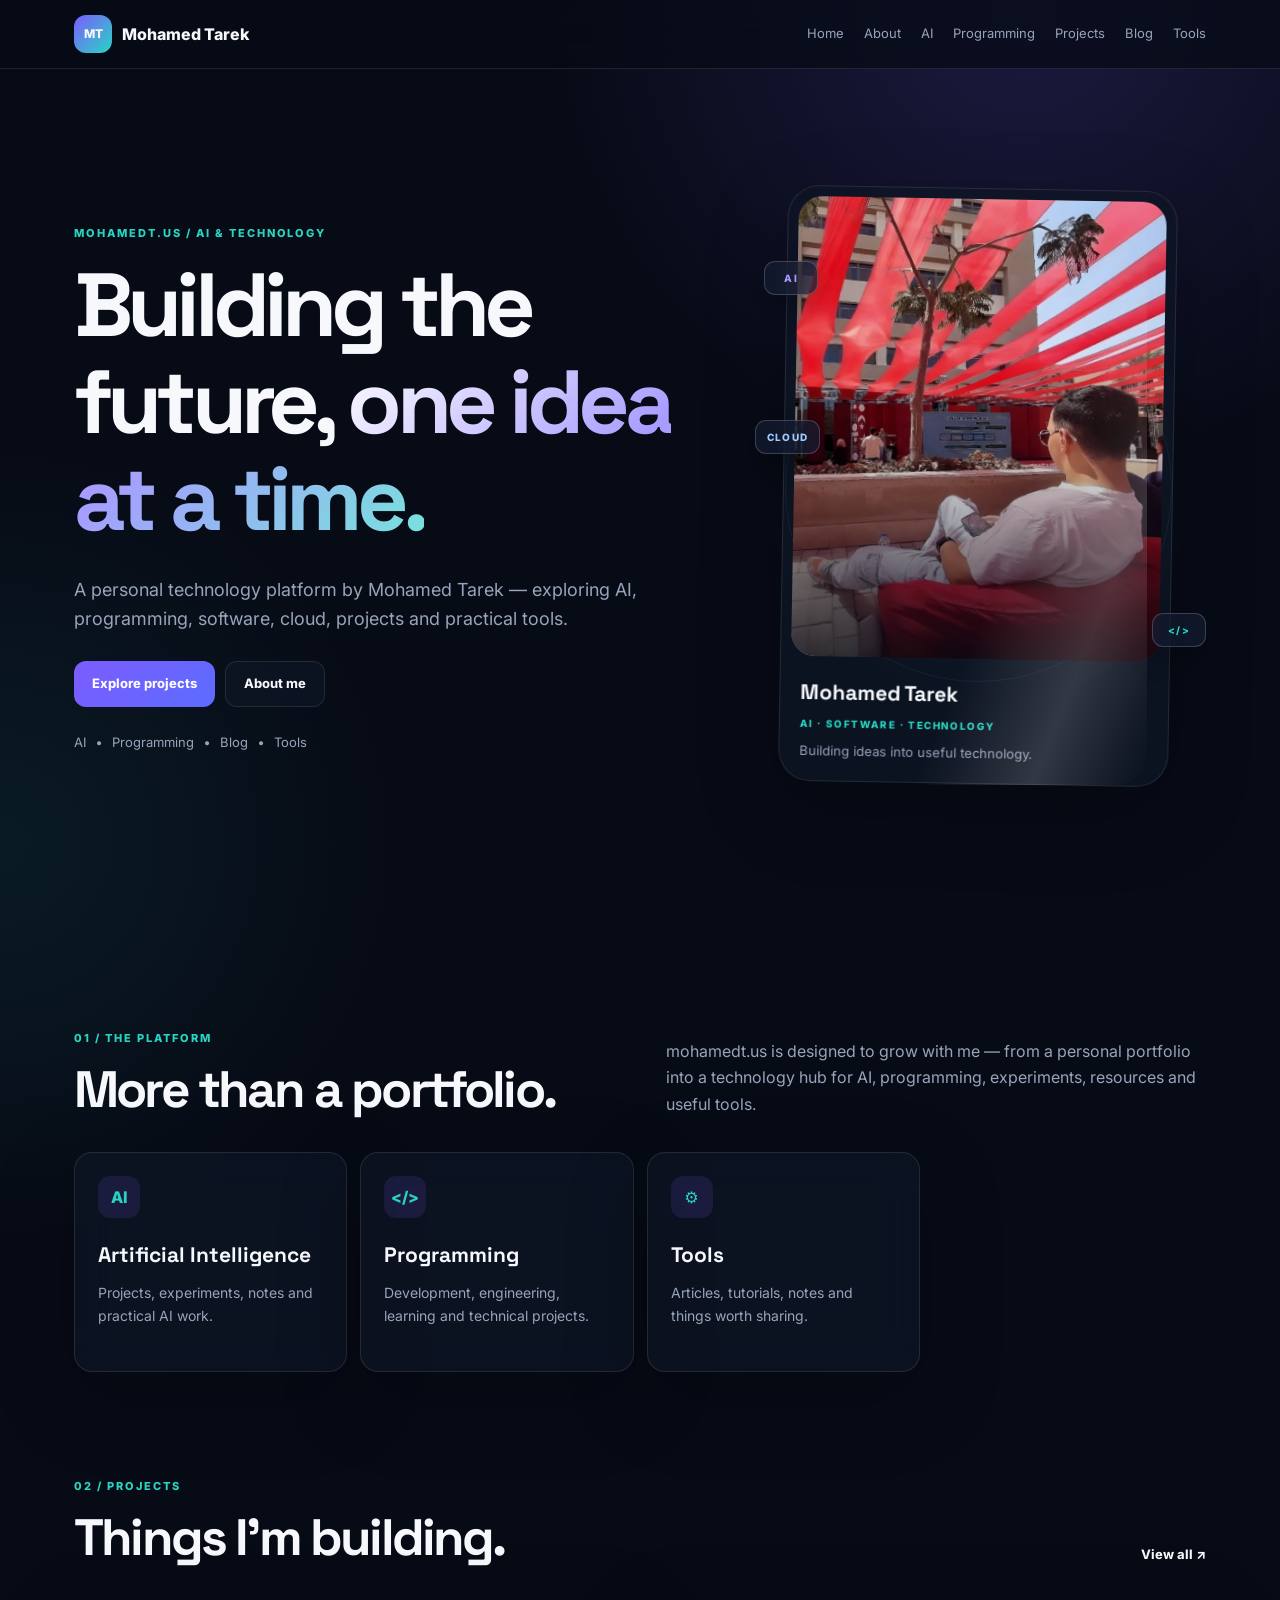
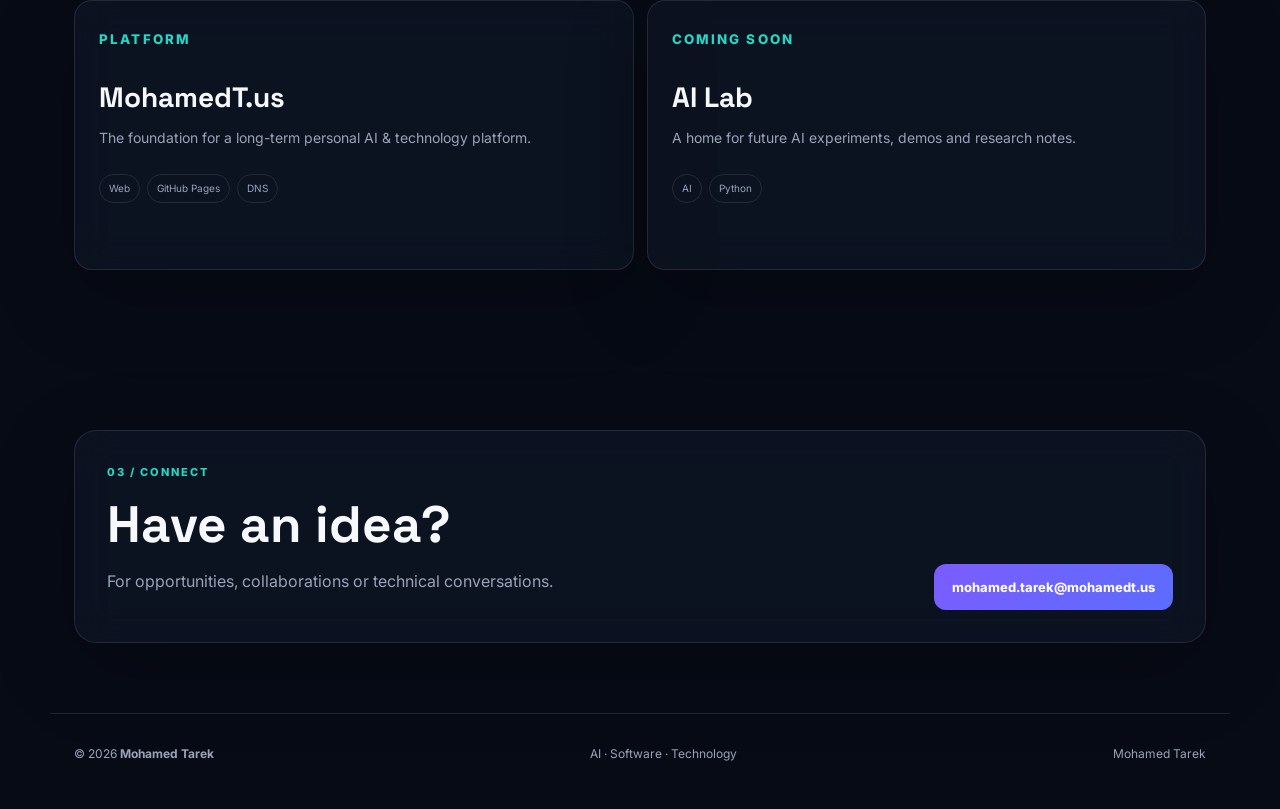
<file: index.html>
<!doctype html>
<html lang="en">
  <head>
    <meta charset="utf-8" />
    <meta name="viewport" content="width=device-width,initial-scale=1" />
    <meta
      name="description"
      content="Mohamed Tarek — AI, programming, software and technology platform."
    />
    <title>Mohamed Tarek — AI & Technology</title>
    <link rel="stylesheet" href="assets/css/main.css" />
    <link rel="preconnect" href="https://fonts.googleapis.com" />
    <link
      href="https://fonts.googleapis.com/css2?family=Inter:wght@400;600;700;800&family=Space+Grotesk:wght@500;600;700&display=swap"
      rel="stylesheet"
    />
  </head>

  <body>
    <div id="site-header"></div>
    <main>
      <section class="hero container">
        <div>
          <div class="eyebrow">MOHAMEDT.US / AI & TECHNOLOGY</div>
          <h1>Building the future, <span>one idea at a time.</span></h1>
          <p class="lead">
            A personal technology platform by Mohamed Tarek — exploring AI,
            programming, software, cloud, projects and practical tools.
          </p>
          <div class="actions">
            <a class="btn primary" href="#projects">Explore projects</a
            ><a class="btn secondary" href="pages/about.html">About me</a>
          </div>
          <div class="quick-links">
            <a href="pages/ai.html">AI</a><b>•</b
            ><a href="pages/programming.html">Programming</a><b>•</b
            ><a href="pages/blog.html">Blog</a><b>•</b
            ><a href="pages/tools.html">Tools</a>
          </div>
        </div>
        <div class="profile-showcase" aria-label="Mohamed Tarek profile">
          <div
            class="profile-ring profile-ring-primary"
            aria-hidden="true"
          ></div>
          <div
            class="profile-ring profile-ring-secondary"
            aria-hidden="true"
          ></div>
          <span class="profile-badge profile-badge-ai" aria-hidden="true"
            >AI</span
          >
          <span class="profile-badge profile-badge-code" aria-hidden="true"
            >&lt;/&gt;</span
          >
          <span class="profile-badge profile-badge-cloud" aria-hidden="true"
            >CLOUD</span
          >
          <figure class="profile-card glass">
            <div class="profile-image-wrap">
              <img src="assets/images/profile.png" alt="Mohamed Tarek" />
            </div>
            <figcaption class="profile-caption">
              <strong>Mohamed Tarek</strong>
              <span>AI · SOFTWARE · TECHNOLOGY</span>
              <p>Building ideas into useful technology.</p>
            </figcaption>
          </figure>
        </div>
      </section>
      <section class="section container">
        <div class="section-title">
          <div>
            <div class="eyebrow">01 / THE PLATFORM</div>
            <h2>More than a portfolio.</h2>
          </div>
          <p>
            mohamedt.us is designed to grow with me — from a personal portfolio
            into a technology hub for AI, programming, experiments, resources
            and useful tools.
          </p>
        </div>
        <div class="feature-grid">
          <a class="feature glass" href="pages/ai.html"
            ><i>AI</i>
            <h3>Artificial Intelligence</h3>
            <p>Projects, experiments, notes and practical AI work.</p> </a
          ><a class="feature glass" href="pages/programming.html"
            ><i>&lt;/&gt;</i>
            <h3>Programming</h3>
            <p>
              Development, engineering, learning and technical projects.
            </p> </a
          ><a class="feature glass" href="pages/tools.html"
            ><i>⚙</i>
            <h3>Tools</h3>
            <p>Articles, tutorials, notes and things worth sharing.</p>
          </a>
        </div>
      </section>
      <section class="section container" id="projects">
        <div class="section-title">
          <div>
            <div class="eyebrow">02 / PROJECTS</div>
            <h2>Things I'm building.</h2>
          </div>
          <a class="text-link" href="pages/projects.html">View all ↗</a>
        </div>
        <div class="project-grid">
          <article class="project glass">
            <small>PLATFORM</small>
            <h3>MohamedT.us</h3>
            <p>
              The foundation for a long-term personal AI & technology platform.
            </p>
            <div class="chips">
              <span>Web</span><span>GitHub Pages</span><span>DNS</span>
            </div>
          </article>
          <article class="project glass">
            <small>COMING SOON</small>
            <h3>AI Lab</h3>
            <p>A home for future AI experiments, demos and research notes.</p>
            <div class="chips"><span>AI</span><span>Python</span></div>
          </article>
        </div>
      </section>
      <section class="section container">
        <div class="cta glass">
          <div>
            <div class="eyebrow">03 / CONNECT</div>
            <h2>Have an idea?</h2>
            <p>For opportunities, collaborations or technical conversations.</p>
          </div>
          <a class="btn primary" href="mailto:mohamed.tarek@mohamedt.us"
            >mohamed.tarek@mohamedt.us</a
          >
        </div>
      </section>
    </main>
    <div id="site-footer"></div>
    <script src="assets/js/site.js"></script>
  </body>
</html>
</file>
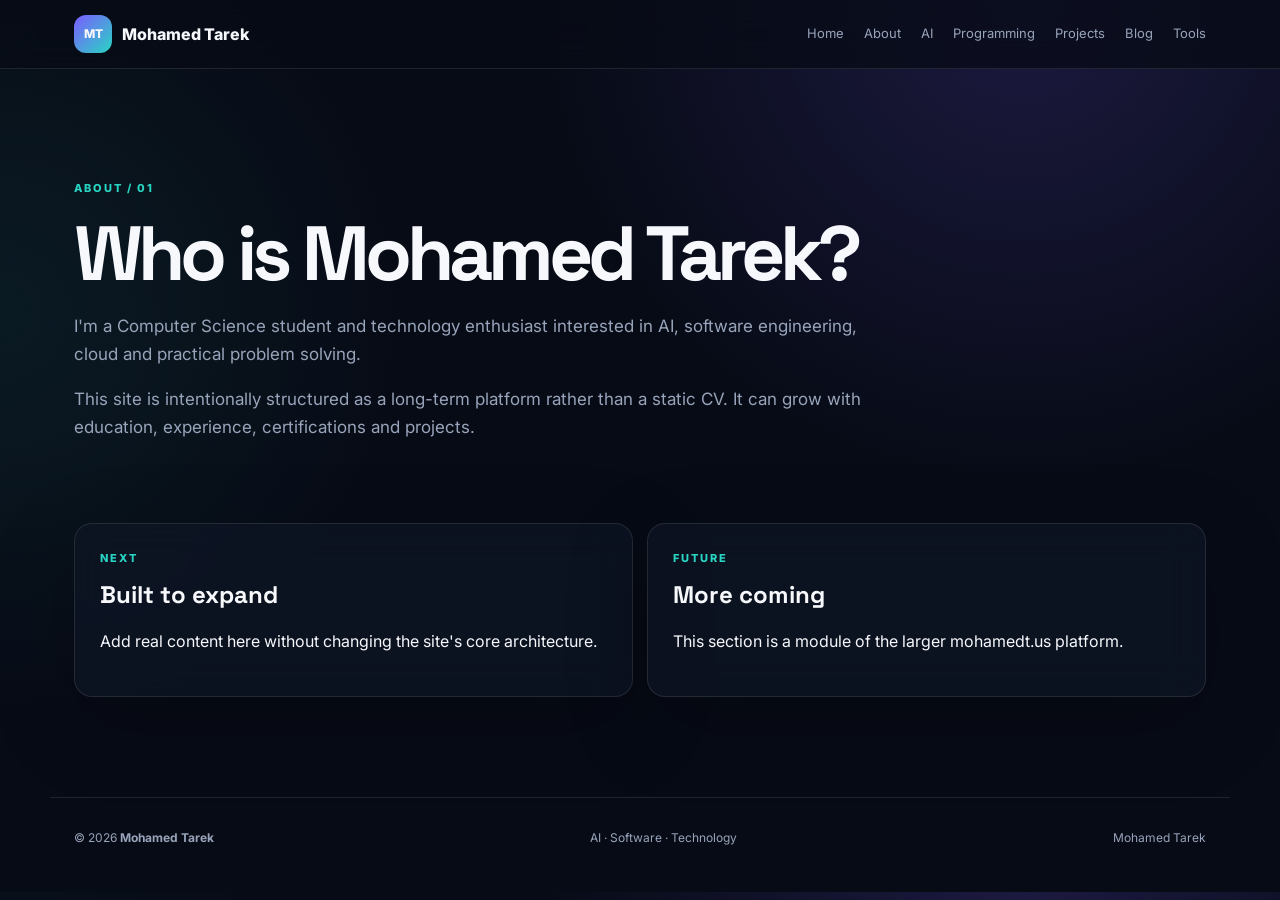
<file: pages/about.html>
<!doctype html><html lang="en"><head><meta charset="utf-8"><meta name="viewport" content="width=device-width,initial-scale=1"><title>Who is Mohamed Tarek? — MohamedT.us</title><link rel="stylesheet" href="../assets/css/main.css"><link rel="preconnect" href="https://fonts.googleapis.com"><link href="https://fonts.googleapis.com/css2?family=Inter:wght@400;600;700;800&family=Space+Grotesk:wght@500;600;700&display=swap" rel="stylesheet"></head><body><div id="site-header"></div><main><section class="page-hero container"><div class="eyebrow">ABOUT / 01</div><h1>Who is Mohamed Tarek?</h1><div class="content"><p>I'm a Computer Science student and technology enthusiast interested in AI, software engineering, cloud and practical problem solving.</p><p>This site is intentionally structured as a long-term platform rather than a static CV. It can grow with education, experience, certifications and projects.</p></div></section><section class="container content-grid"><div class="content-card glass"><div class="eyebrow">NEXT</div><h2>Built to expand</h2><p>Add real content here without changing the site's core architecture.</p></div><div class="content-card glass"><div class="eyebrow">FUTURE</div><h2>More coming</h2><p>This section is a module of the larger mohamedt.us platform.</p></div></section></main><div id="site-footer"></div><script src="../assets/js/site.js"></script></body></html>
</file>
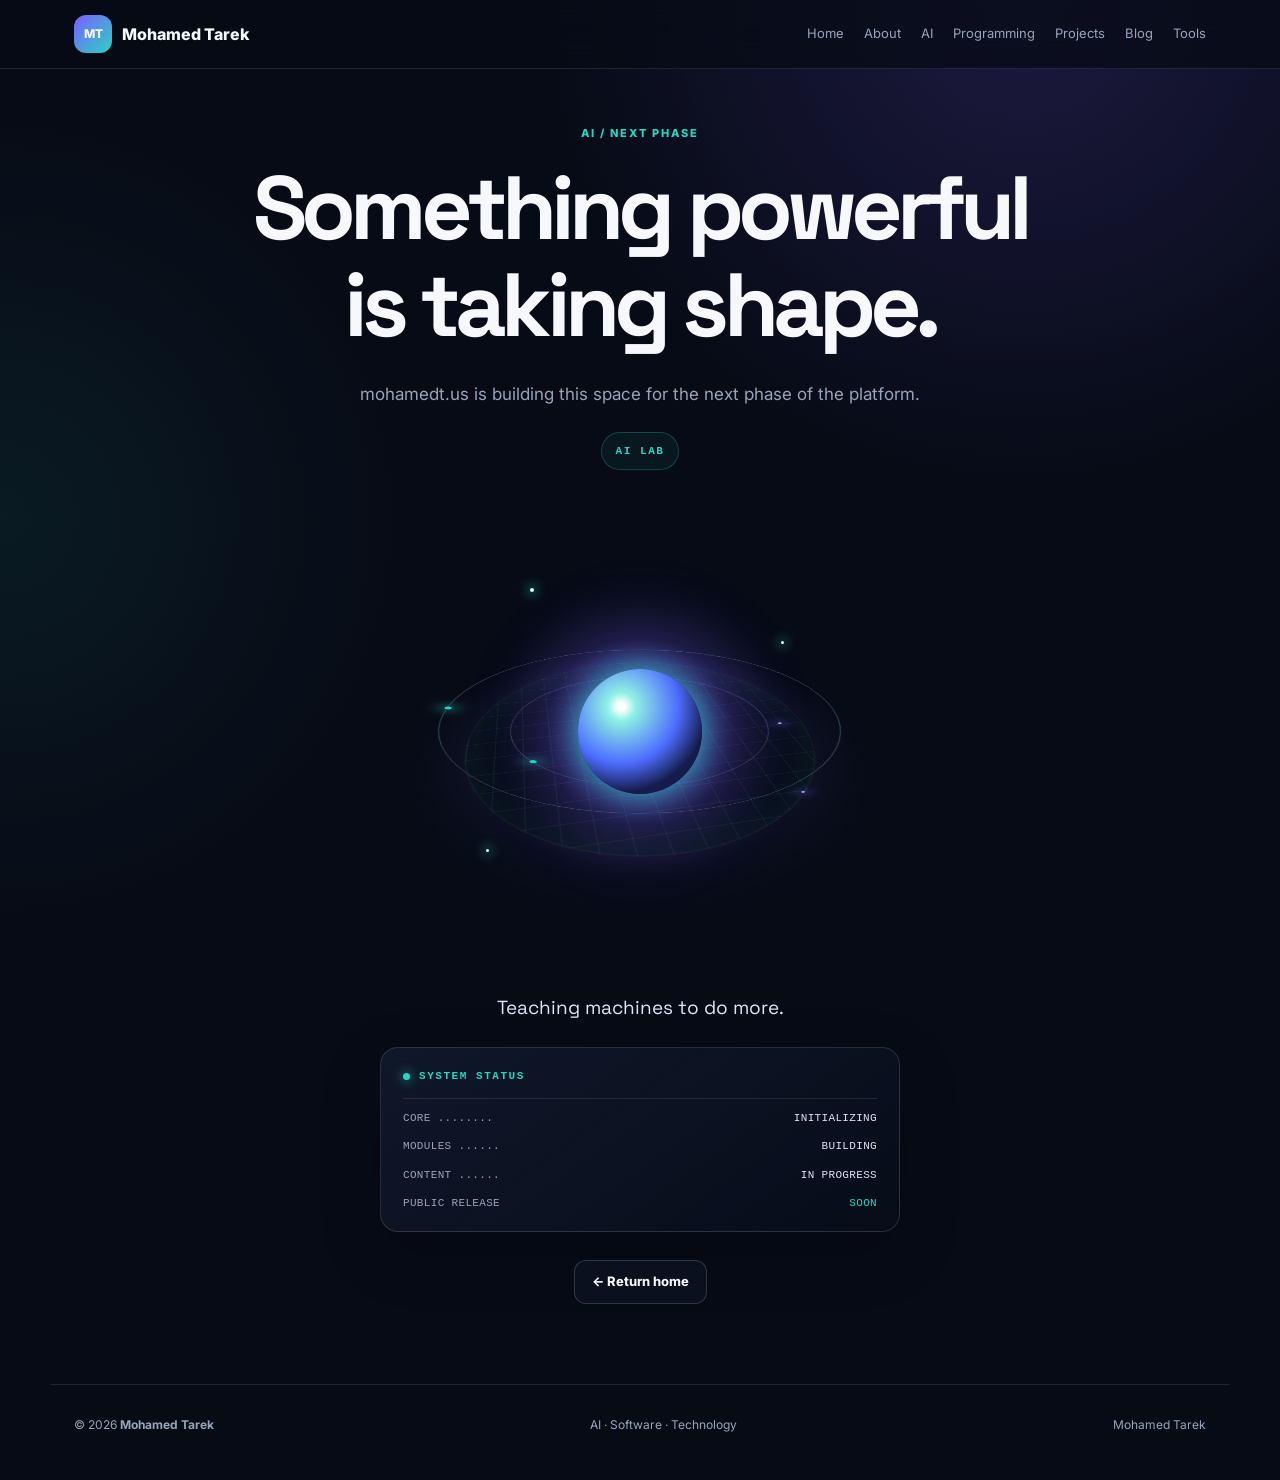
<file: pages/ai.html>
<!doctype html>
<html lang="en">
  <head>
    <meta charset="utf-8" />
    <meta name="viewport" content="width=device-width,initial-scale=1" />
    <title>Artificial Intelligence. — MohamedT.us</title>
    <link rel="stylesheet" href="../assets/css/main.css" />
    <link rel="stylesheet" href="../assets/css/coming-soon.css" />
    <link rel="preconnect" href="https://fonts.googleapis.com" />
    <link
      href="https://fonts.googleapis.com/css2?family=Inter:wght@400;600;700;800&family=Space+Grotesk:wght@500;600;700&display=swap"
      rel="stylesheet"
    />
  </head>
  <body>
    <div id="site-header"></div>
    <main>
      <section
        class="coming-soon container"
        aria-labelledby="coming-soon-title"
      >
        <div class="coming-soon-shell">
          <div class="eyebrow coming-soon-kicker">AI / NEXT PHASE</div>
          <h1 id="coming-soon-title">Something powerful is taking shape.</h1>
          <p class="coming-soon-intro">
            mohamedt.us is building this space for the next phase of the
            platform.
          </p>
          <p class="coming-soon-section">AI Lab</p>
          <div class="digital-core" aria-hidden="true">
            <div class="core-grid"></div>
            <div class="core-orbit"></div>
            <div class="core-orbit core-orbit-secondary"></div>
            <div class="core-light"></div>
            <span class="core-particle particle-one"></span
            ><span class="core-particle particle-two"></span>
            <span class="core-particle particle-three"></span>
          </div>
          <p class="coming-soon-personality">Teaching machines to do more.</p>
          <div class="system-status" aria-label="Visual system status">
            <div class="system-status-title">SYSTEM STATUS</div>
            <div class="status-row">
              <span>CORE ........</span><strong>INITIALIZING</strong>
            </div>
            <div class="status-row">
              <span>MODULES ......</span><strong>BUILDING</strong>
            </div>
            <div class="status-row">
              <span>CONTENT ......</span><strong>IN PROGRESS</strong>
            </div>
            <div class="status-row">
              <span>PUBLIC RELEASE</span><strong>SOON</strong>
            </div>
          </div>
          <a class="return-home" href="../index.html">← Return home</a>
        </div>
      </section>
    </main>
    <div id="site-footer"></div>
    <script src="../assets/js/site.js"></script>
  </body>
</html>
</file>
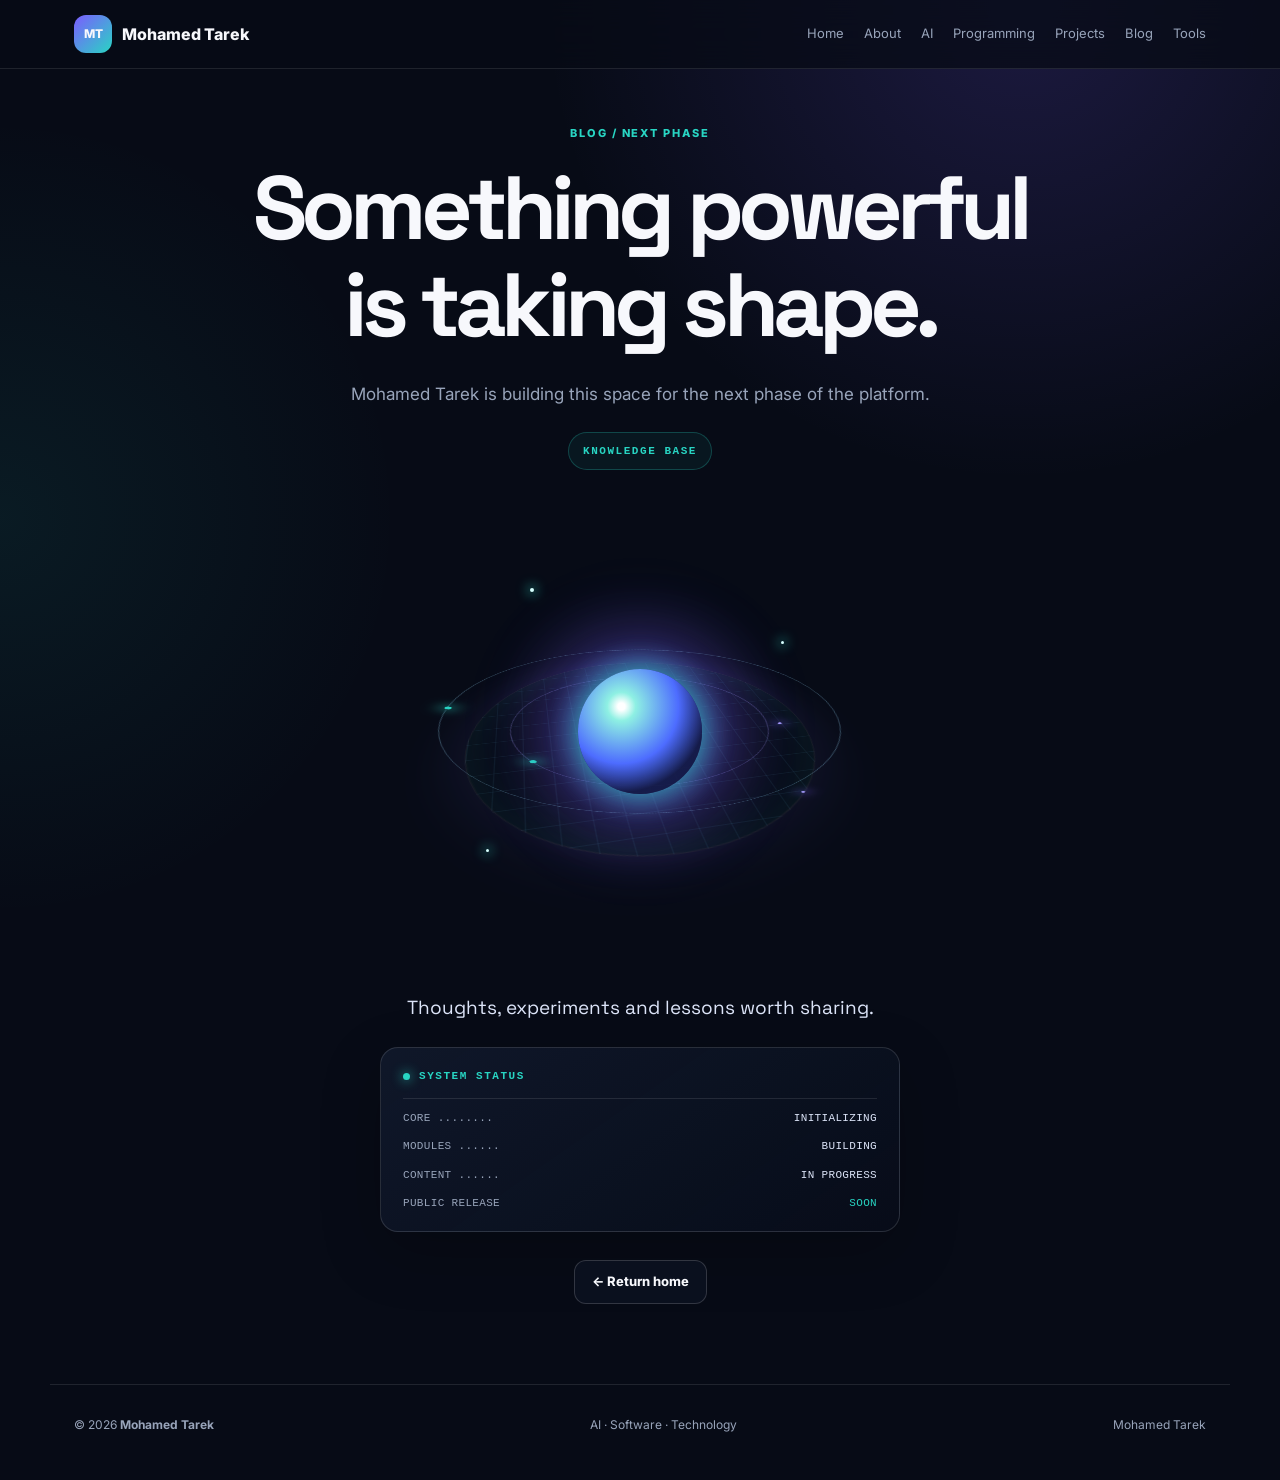
<file: pages/blog.html>
<!doctype html>
<html lang="en">
  <head>
    <meta charset="utf-8" />
    <meta name="viewport" content="width=device-width,initial-scale=1" />
    <title>Ideas worth sharing. — MohamedT.us</title>
    <link rel="stylesheet" href="../assets/css/main.css" />
    <link rel="stylesheet" href="../assets/css/coming-soon.css" />
    <link rel="preconnect" href="https://fonts.googleapis.com" />
    <link
      href="https://fonts.googleapis.com/css2?family=Inter:wght@400;600;700;800&family=Space+Grotesk:wght@500;600;700&display=swap"
      rel="stylesheet"
    />
  </head>
  <body>
    <div id="site-header"></div>
    <main>
      <section
        class="coming-soon container"
        aria-labelledby="coming-soon-title"
      >
        <div class="coming-soon-shell">
          <div class="eyebrow coming-soon-kicker">BLOG / NEXT PHASE</div>
          <h1 id="coming-soon-title">Something powerful is taking shape.</h1>
          <p class="coming-soon-intro">
            Mohamed Tarek is building this space for the next phase of the
            platform.
          </p>
          <p class="coming-soon-section">Knowledge Base</p>
          <div class="digital-core" aria-hidden="true">
            <div class="core-grid"></div>
            <div class="core-orbit"></div>
            <div class="core-orbit core-orbit-secondary"></div>
            <div class="core-light"></div>
            <span class="core-particle particle-one"></span
            ><span class="core-particle particle-two"></span>
            <span class="core-particle particle-three"></span>
          </div>
          <p class="coming-soon-personality">
            Thoughts, experiments and lessons worth sharing.
          </p>
          <div class="system-status" aria-label="Visual system status">
            <div class="system-status-title">SYSTEM STATUS</div>
            <div class="status-row">
              <span>CORE ........</span><strong>INITIALIZING</strong>
            </div>
            <div class="status-row">
              <span>MODULES ......</span><strong>BUILDING</strong>
            </div>
            <div class="status-row">
              <span>CONTENT ......</span><strong>IN PROGRESS</strong>
            </div>
            <div class="status-row">
              <span>PUBLIC RELEASE</span><strong>SOON</strong>
            </div>
          </div>
          <a class="return-home" href="../index.html">← Return home</a>
        </div>
      </section>
    </main>
    <div id="site-footer"></div>
    <script src="../assets/js/site.js"></script>
  </body>
</html>
</file>
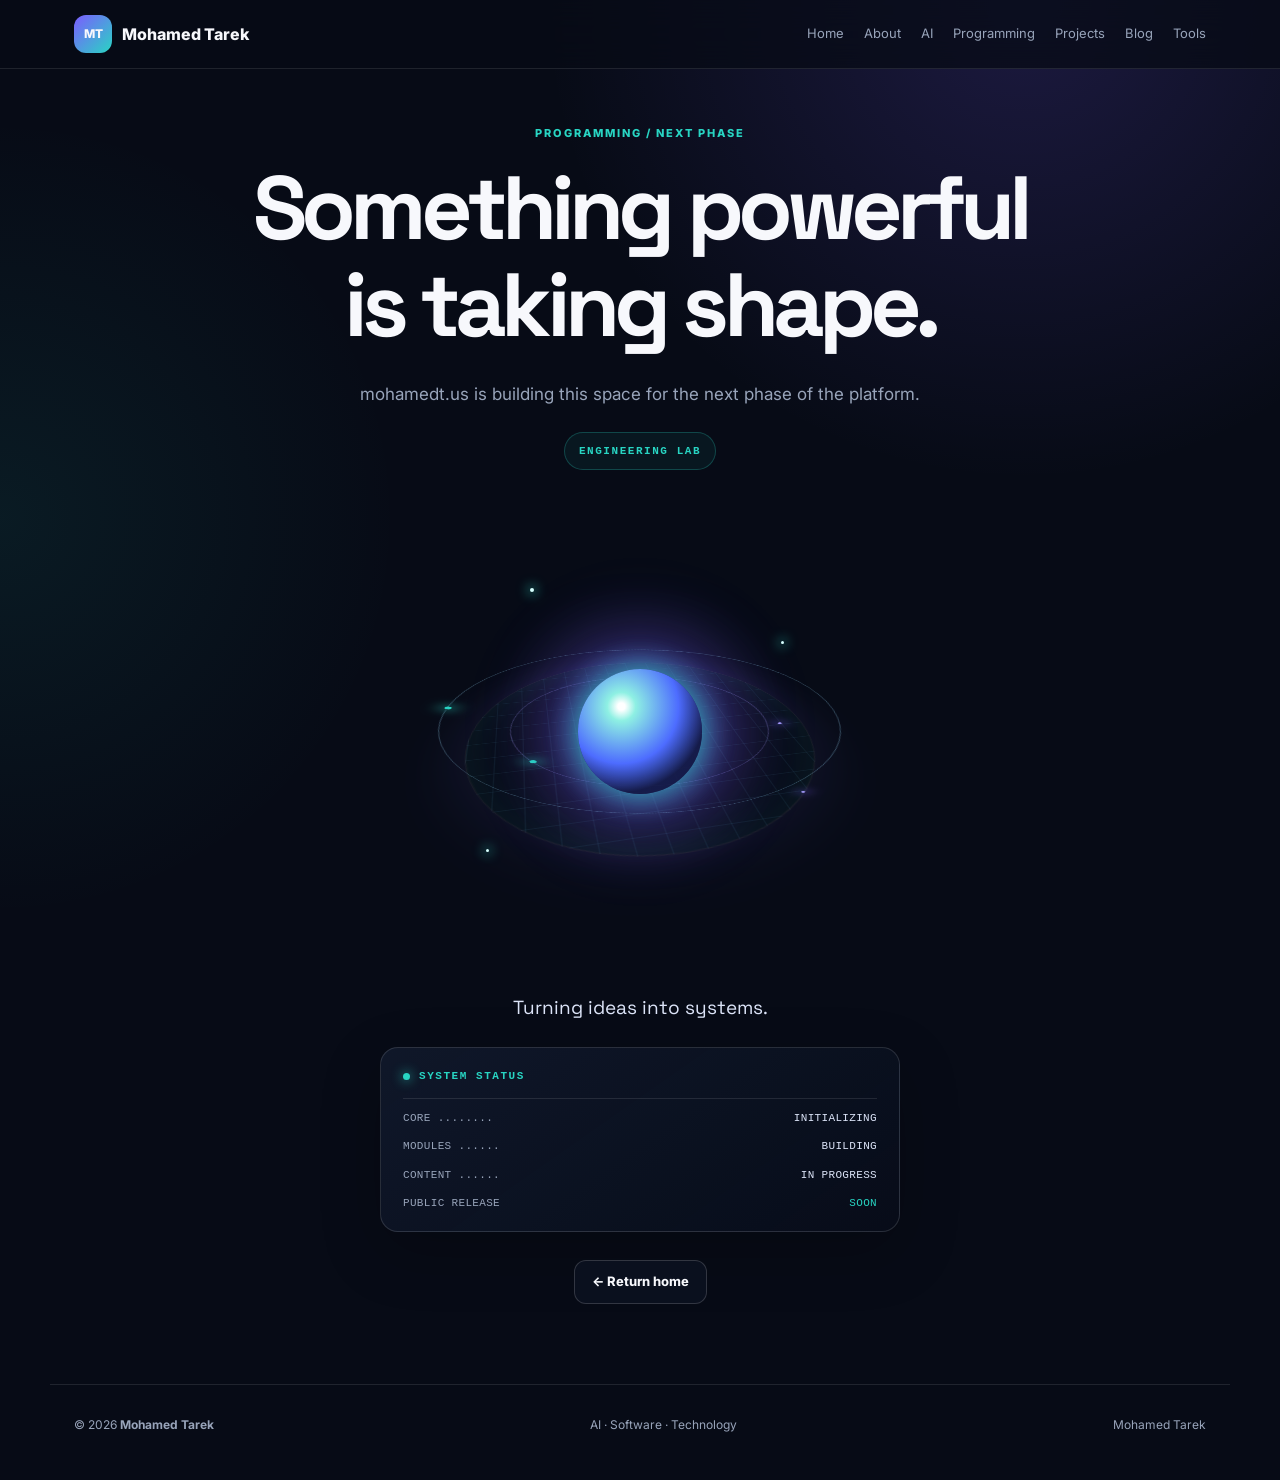
<file: pages/programming.html>
<!doctype html>
<html lang="en">
  <head>
    <meta charset="utf-8" />
    <meta name="viewport" content="width=device-width,initial-scale=1" />
    <title>Code. Build. Improve. — MohamedT.us</title>
    <link rel="stylesheet" href="../assets/css/main.css" />
    <link rel="stylesheet" href="../assets/css/coming-soon.css" />
    <link rel="preconnect" href="https://fonts.googleapis.com" />
    <link
      href="https://fonts.googleapis.com/css2?family=Inter:wght@400;600;700;800&family=Space+Grotesk:wght@500;600;700&display=swap"
      rel="stylesheet"
    />
  </head>
  <body>
    <div id="site-header"></div>
    <main>
      <section
        class="coming-soon container"
        aria-labelledby="coming-soon-title"
      >
        <div class="coming-soon-shell">
          <div class="eyebrow coming-soon-kicker">PROGRAMMING / NEXT PHASE</div>
          <h1 id="coming-soon-title">Something powerful is taking shape.</h1>
          <p class="coming-soon-intro">
            mohamedt.us is building this space for the next phase of the
            platform.
          </p>
          <p class="coming-soon-section">Engineering Lab</p>
          <div class="digital-core" aria-hidden="true">
            <div class="core-grid"></div>
            <div class="core-orbit"></div>
            <div class="core-orbit core-orbit-secondary"></div>
            <div class="core-light"></div>
            <span class="core-particle particle-one"></span
            ><span class="core-particle particle-two"></span>
            <span class="core-particle particle-three"></span>
          </div>
          <p class="coming-soon-personality">Turning ideas into systems.</p>
          <div class="system-status" aria-label="Visual system status">
            <div class="system-status-title">SYSTEM STATUS</div>
            <div class="status-row">
              <span>CORE ........</span><strong>INITIALIZING</strong>
            </div>
            <div class="status-row">
              <span>MODULES ......</span><strong>BUILDING</strong>
            </div>
            <div class="status-row">
              <span>CONTENT ......</span><strong>IN PROGRESS</strong>
            </div>
            <div class="status-row">
              <span>PUBLIC RELEASE</span><strong>SOON</strong>
            </div>
          </div>
          <a class="return-home" href="../index.html">← Return home</a>
        </div>
      </section>
    </main>
    <div id="site-footer"></div>
    <script src="../assets/js/site.js"></script>
  </body>
</html>
</file>
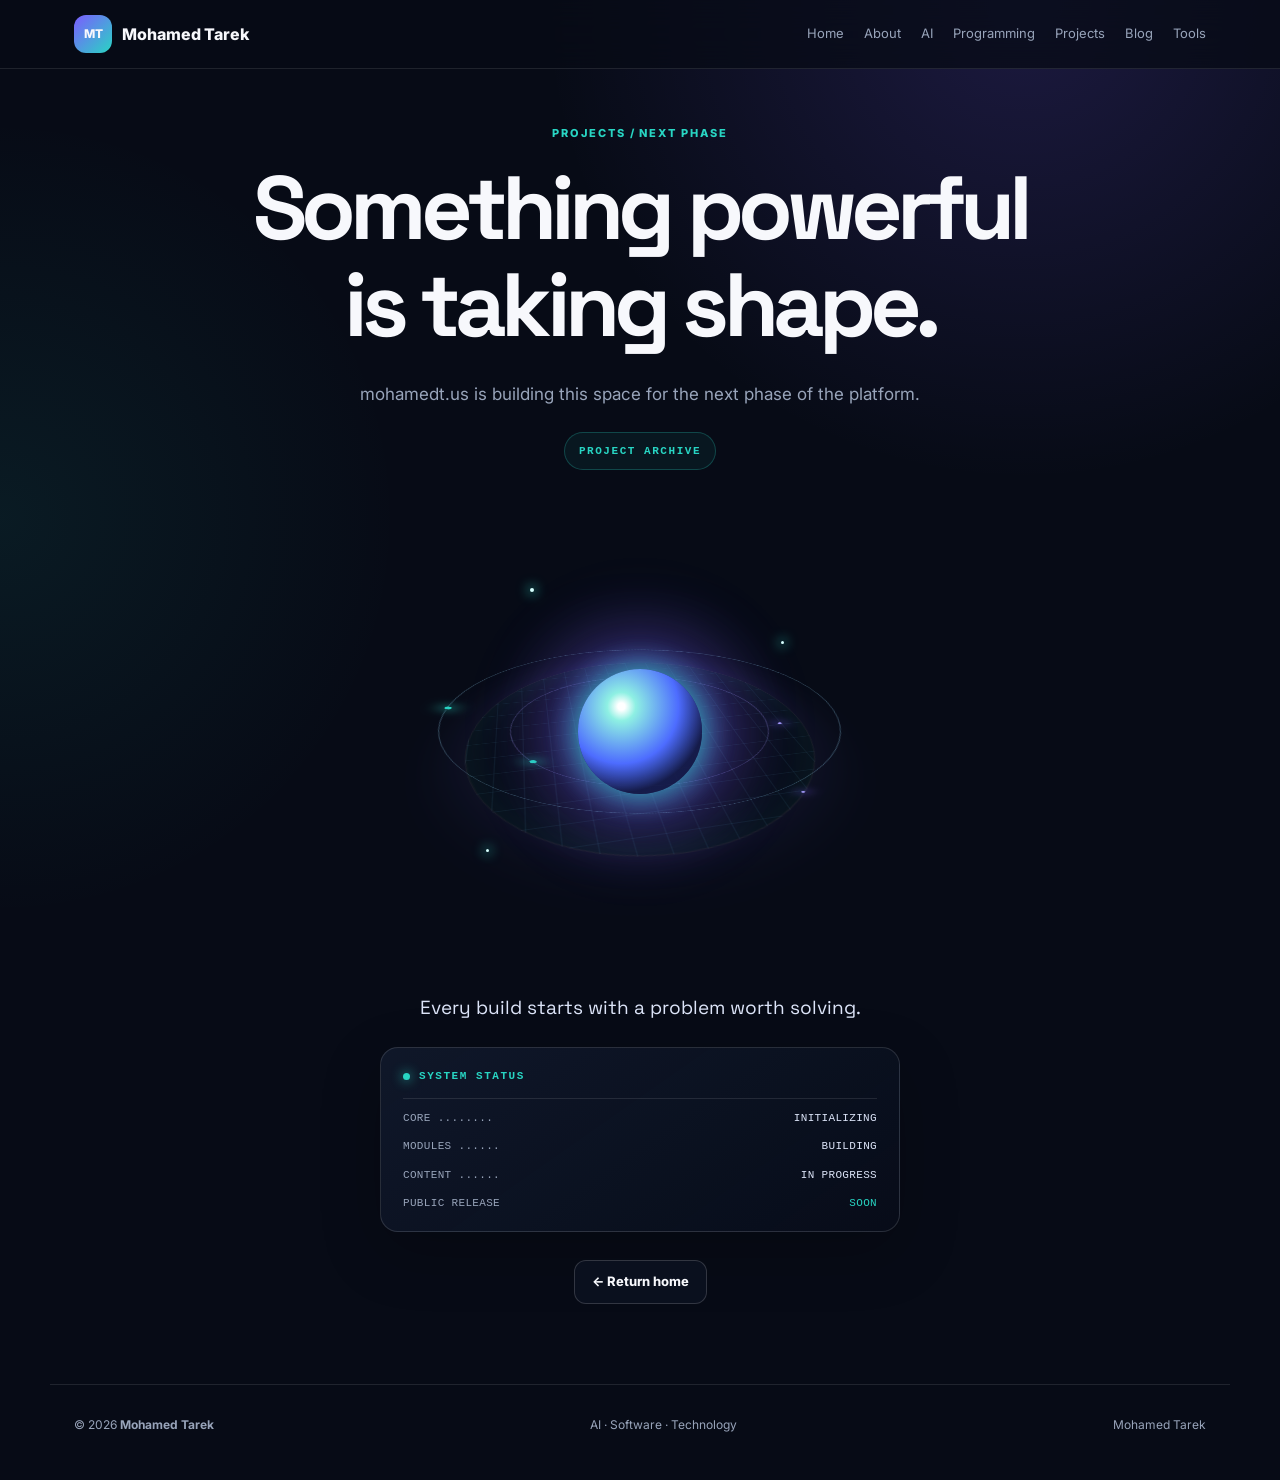
<file: pages/projects.html>
<!doctype html>
<html lang="en">
  <head>
    <meta charset="utf-8" />
    <meta name="viewport" content="width=device-width,initial-scale=1" />
    <title>Selected builds. — MohamedT.us</title>
    <link rel="stylesheet" href="../assets/css/main.css" />
    <link rel="stylesheet" href="../assets/css/coming-soon.css" />
    <link rel="preconnect" href="https://fonts.googleapis.com" />
    <link
      href="https://fonts.googleapis.com/css2?family=Inter:wght@400;600;700;800&family=Space+Grotesk:wght@500;600;700&display=swap"
      rel="stylesheet"
    />
  </head>
  <body>
    <div id="site-header"></div>
    <main>
      <section
        class="coming-soon container"
        aria-labelledby="coming-soon-title"
      >
        <div class="coming-soon-shell">
          <div class="eyebrow coming-soon-kicker">PROJECTS / NEXT PHASE</div>
          <h1 id="coming-soon-title">Something powerful is taking shape.</h1>
          <p class="coming-soon-intro">
            mohamedt.us is building this space for the next phase of the
            platform.
          </p>
          <p class="coming-soon-section">Project Archive</p>
          <div class="digital-core" aria-hidden="true">
            <div class="core-grid"></div>
            <div class="core-orbit"></div>
            <div class="core-orbit core-orbit-secondary"></div>
            <div class="core-light"></div>
            <span class="core-particle particle-one"></span
            ><span class="core-particle particle-two"></span>
            <span class="core-particle particle-three"></span>
          </div>
          <p class="coming-soon-personality">
            Every build starts with a problem worth solving.
          </p>
          <div class="system-status" aria-label="Visual system status">
            <div class="system-status-title">SYSTEM STATUS</div>
            <div class="status-row">
              <span>CORE ........</span><strong>INITIALIZING</strong>
            </div>
            <div class="status-row">
              <span>MODULES ......</span><strong>BUILDING</strong>
            </div>
            <div class="status-row">
              <span>CONTENT ......</span><strong>IN PROGRESS</strong>
            </div>
            <div class="status-row">
              <span>PUBLIC RELEASE</span><strong>SOON</strong>
            </div>
          </div>
          <a class="return-home" href="../index.html">← Return home</a>
        </div>
      </section>
    </main>
    <div id="site-footer"></div>
    <script src="../assets/js/site.js"></script>
  </body>
</html>
</file>
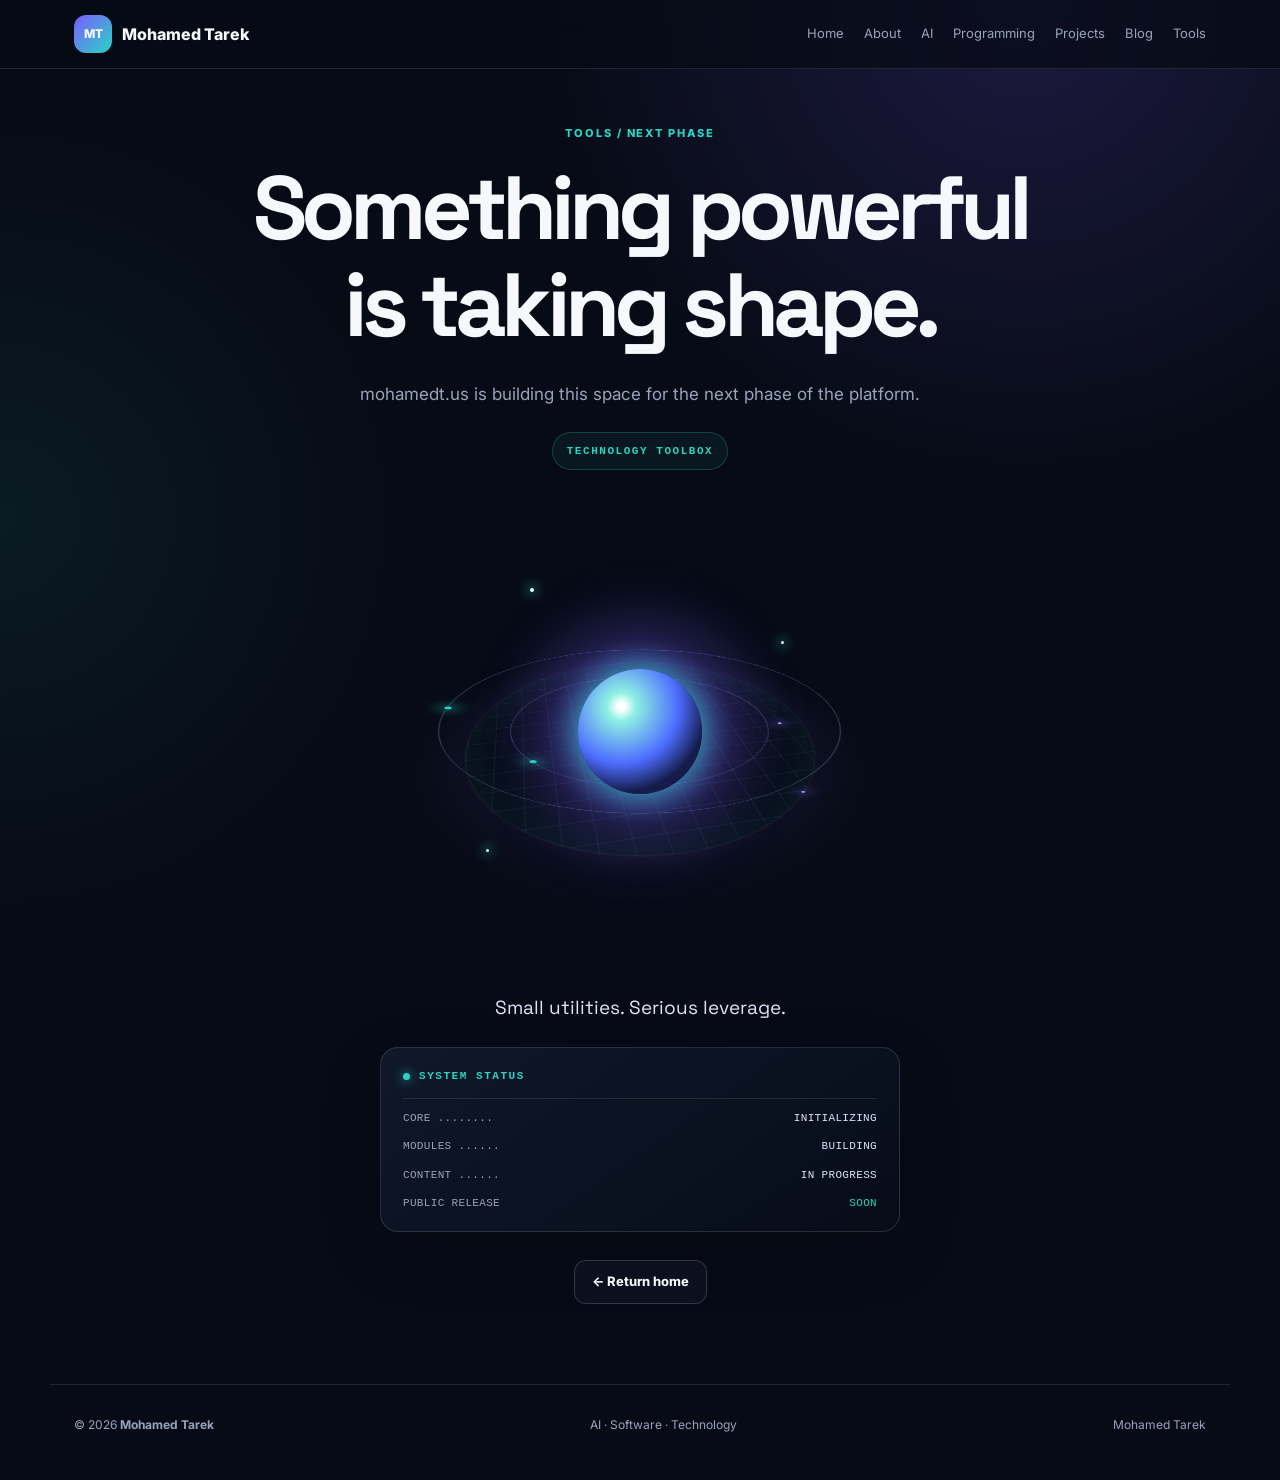
<file: pages/tools.html>
<!doctype html>
<html lang="en">
  <head>
    <meta charset="utf-8" />
    <meta name="viewport" content="width=device-width,initial-scale=1" />
    <title>Small tools. Real utility. — MohamedT.us</title>
    <link rel="stylesheet" href="../assets/css/main.css" />
    <link rel="stylesheet" href="../assets/css/coming-soon.css" />
    <link rel="preconnect" href="https://fonts.googleapis.com" />
    <link
      href="https://fonts.googleapis.com/css2?family=Inter:wght@400;600;700;800&family=Space+Grotesk:wght@500;600;700&display=swap"
      rel="stylesheet"
    />
  </head>
  <body>
    <div id="site-header"></div>
    <main>
      <section
        class="coming-soon container"
        aria-labelledby="coming-soon-title"
      >
        <div class="coming-soon-shell">
          <div class="eyebrow coming-soon-kicker">TOOLS / NEXT PHASE</div>
          <h1 id="coming-soon-title">Something powerful is taking shape.</h1>
          <p class="coming-soon-intro">
            mohamedt.us is building this space for the next phase of the
            platform.
          </p>
          <p class="coming-soon-section">Technology Toolbox</p>
          <div class="digital-core" aria-hidden="true">
            <div class="core-grid"></div>
            <div class="core-orbit"></div>
            <div class="core-orbit core-orbit-secondary"></div>
            <div class="core-light"></div>
            <span class="core-particle particle-one"></span
            ><span class="core-particle particle-two"></span>
            <span class="core-particle particle-three"></span>
          </div>
          <p class="coming-soon-personality">
            Small utilities. Serious leverage.
          </p>
          <div class="system-status" aria-label="Visual system status">
            <div class="system-status-title">SYSTEM STATUS</div>
            <div class="status-row">
              <span>CORE ........</span><strong>INITIALIZING</strong>
            </div>
            <div class="status-row">
              <span>MODULES ......</span><strong>BUILDING</strong>
            </div>
            <div class="status-row">
              <span>CONTENT ......</span><strong>IN PROGRESS</strong>
            </div>
            <div class="status-row">
              <span>PUBLIC RELEASE</span><strong>SOON</strong>
            </div>
          </div>
          <a class="return-home" href="../index.html">← Return home</a>
        </div>
      </section>
    </main>
    <div id="site-footer"></div>
    <script src="../assets/js/site.js"></script>
  </body>
</html>
</file>
<file: assets/css/main.css>
.profile-showcase {
  position: relative;
  isolation: isolate;
  display: grid;
  place-items: center;
  min-height: 620px;
  padding: 44px 28px 50px;
}
.profile-showcase::before {
  content: "";
  position: absolute;
  z-index: -2;
  width: 82%;
  aspect-ratio: 1;
  border-radius: 50%;
  background: radial-gradient(
    circle,
    rgba(124, 92, 255, 0.38),
    rgba(40, 213, 195, 0.13) 42%,
    transparent 70%
  );
  filter: blur(24px);
}
.profile-showcase::after {
  content: "";
  position: absolute;
  z-index: 2;
  inset: 7% 13%;
  border-radius: 30px;
  pointer-events: none;
  background: linear-gradient(
    112deg,
    transparent 35%,
    rgba(255, 255, 255, 0.16) 47%,
    transparent 58%
  );
  background-size: 220% 100%;
  mix-blend-mode: screen;
  animation: profile-shine 7s ease-in-out 1.7s infinite;
}
.profile-card {
  position: relative;
  z-index: 1;
  width: min(100%, 390px);
  margin: 0;
  padding: 10px;
  overflow: hidden;
  border: 1px solid rgba(255, 255, 255, 0.2);
  border-radius: 32px;
  background: linear-gradient(
    145deg,
    rgba(31, 38, 67, 0.82),
    rgba(8, 14, 28, 0.68)
  );
  box-shadow:
    0 32px 90px rgba(0, 0, 0, 0.45),
    0 0 70px rgba(91, 102, 255, 0.2);
  transform: translateY(0) scale(1) rotate(1deg);
  animation: profile-pop 920ms cubic-bezier(0.16, 1.2, 0.3, 1) both;
}
.profile-image-wrap {
  position: relative;
  aspect-ratio: 4/5;
  overflow: hidden;
  border-radius: 24px;
  background: #161b31;
}
.profile-image-wrap::after {
  content: "";
  position: absolute;
  inset: 0;
  pointer-events: none;
  background: linear-gradient(
    180deg,
    rgba(5, 9, 20, 0.04) 48%,
    rgba(5, 9, 20, 0.8)
  );
}
.profile-image-wrap img {
  display: block;
  width: 100%;
  height: 100%;
  object-fit: cover;
  object-position: 78% 78%;
  filter: saturate(0.9) contrast(1.06);
  transition:
    transform 700ms cubic-bezier(0.2, 0.8, 0.2, 1),
    filter 700ms ease;
}
.profile-card:hover .profile-image-wrap img {
  transform: scale(1.035);
  filter: saturate(1) contrast(1.08) brightness(1.05);
}
.profile-caption {
  display: grid;
  gap: 5px;
  padding: 19px 10px 8px;
}
.profile-caption strong {
  font-family: "Space Grotesk", Inter, sans-serif;
  font-size: 21px;
}
.profile-caption span {
  color: var(--cyan);
  font-size: 10px;
  font-weight: 800;
  letter-spacing: 0.14em;
}
.profile-caption p {
  margin: 4px 0 0;
  color: var(--muted);
  font-size: 13px;
}
.profile-ring {
  position: absolute;
  z-index: -1;
  border: 1px solid rgba(113, 205, 255, 0.23);
  border-radius: 50%;
  pointer-events: none;
}
.profile-ring-primary {
  width: 85%;
  aspect-ratio: 1;
  animation: ring-spin 28s linear infinite;
}
.profile-ring-secondary {
  width: 63%;
  aspect-ratio: 1;
  border-color: rgba(169, 128, 255, 0.22);
  animation: ring-spin-reverse 22s linear infinite;
}
.profile-badge {
  position: absolute;
  z-index: 3;
  display: grid;
  place-items: center;
  min-width: 54px;
  height: 34px;
  padding: 0 11px;
  border: 1px solid rgba(255, 255, 255, 0.18);
  border-radius: 11px;
  background: rgba(20, 29, 52, 0.66);
  box-shadow: 0 12px 28px rgba(0, 0, 0, 0.22);
  backdrop-filter: blur(16px);
  color: #e8ecff;
  font-size: 10px;
  font-weight: 800;
  letter-spacing: 0.12em;
  animation: badge-float 5s ease-in-out infinite;
}
.profile-badge-ai {
  top: 17%;
  left: 3%;
  color: #a79cff;
}
.profile-badge-code {
  right: 0;
  bottom: 27%;
  animation-delay: -1.7s;
  color: var(--cyan);
}
.profile-badge-cloud {
  top: auto;
  bottom: 55%;
  left: 1%;
  animation-delay: -3.2s;
  color: #9ecbff;
}
@keyframes profile-pop {
  0% {
    opacity: 0;
    filter: blur(8px);
    transform: translateY(35px) scale(0.86) rotate(-4deg);
  }
  72% {
    opacity: 1;
    filter: blur(0);
    transform: translateY(-6px) scale(1.03) rotate(1.5deg);
  }
  100% {
    opacity: 1;
    filter: blur(0);
    transform: translateY(0) scale(1) rotate(1deg);
  }
}
@keyframes profile-shine {
  0%,
  20% {
    background-position: 120% 0;
  }
  55%,
  100% {
    background-position: -120% 0;
  }
}
@keyframes ring-spin {
  to {
    transform: rotate(360deg);
  }
}
@keyframes ring-spin-reverse {
  to {
    transform: rotate(-360deg);
  }
}
@keyframes badge-float {
  50% {
    transform: translateY(-8px);
  }
}
@media (max-width: 900px) {
  .profile-showcase {
    min-height: 560px;
    padding-top: 25px;
  }
  .profile-card {
    width: min(100%, 340px);
  }
}
@media (max-width: 620px) {
  .profile-showcase {
    min-height: auto;
    padding: 36px 8px 42px;
  }
  .profile-card {
    width: min(100%, 330px);
  }
  .profile-ring-primary {
    width: 94%;
  }
  .profile-ring-secondary {
    width: 72%;
  }
  .profile-badge-ai {
    left: -2%;
  }
  .profile-badge-code {
    right: -2%;
  }
  .profile-badge-cloud {
    top: 0;
    bottom: auto;
  }
}
@media (prefers-reduced-motion: reduce) {
  .profile-card,
  .profile-ring,
  .profile-badge,
  .profile-showcase::after {
    animation: none;
  }
  .profile-card {
    transform: rotate(1deg);
  }
  .profile-card:hover .profile-image-wrap img {
    transform: none;
  }
}
:root {
  --bg: #070b16;
  --text: #f7f8fc;
  --muted: #98a4ba;
  --line: rgba(255, 255, 255, 0.1);
  --accent: #7c5cff;
  --cyan: #28d5c3;
  --card: rgba(14, 21, 37, 0.72);
  --max: 1180px;
}
* {
  box-sizing: border-box;
}
html {
  scroll-behavior: smooth;
}
body {
  margin: 0;
  background:
    radial-gradient(
      circle at 80% 0,
      rgba(124, 92, 255, 0.18),
      transparent 30rem
    ),
    radial-gradient(
      circle at 0 35%,
      rgba(40, 213, 195, 0.08),
      transparent 25rem
    ),
    var(--bg);
  color: var(--text);
  font-family: Inter, system-ui, sans-serif;
  line-height: 1.65;
}
a {
  color: inherit;
  text-decoration: none;
}
.container {
  max-width: var(--max);
  margin: auto;
  padding: 0 24px;
}
.glass {
  background: var(--card);
  border: 1px solid var(--line);
  backdrop-filter: blur(18px);
  box-shadow: 0 25px 80px rgba(0, 0, 0, 0.25);
}
.site-header {
  position: sticky;
  top: 0;
  z-index: 50;
  background: rgba(7, 11, 22, 0.75);
  backdrop-filter: blur(18px);
  border-bottom: 1px solid var(--line);
}
.header-inner {
  max-width: var(--max);
  margin: auto;
  padding: 15px 24px;
  display: flex;
  align-items: center;
  justify-content: space-between;
}
.brand {
  display: flex;
  align-items: center;
  gap: 10px;
  font-weight: 800;
}
.mark {
  display: grid;
  place-items: center;
  width: 38px;
  height: 38px;
  border-radius: 12px;
  background: linear-gradient(135deg, var(--accent), var(--cyan));
  font-size: 12px;
}
.brand em {
  color: var(--cyan);
  font-style: normal;
}
.nav {
  display: flex;
  gap: 20px;
  color: var(--muted);
  font-size: 13px;
}
.nav a:hover {
  color: #fff;
}
.menu {
  display: none;
  background: none;
  color: #fff;
  border: 1px solid var(--line);
  border-radius: 10px;
  padding: 8px;
}
.hero {
  min-height: calc(100vh - 70px);
  display: grid;
  grid-template-columns: 1.15fr 0.85fr;
  align-items: center;
  gap: 60px;
  padding-top: 75px;
  padding-bottom: 90px;
}
.eyebrow {
  font-size: 11px;
  letter-spacing: 0.18em;
  font-weight: 800;
  color: var(--cyan);
  margin-bottom: 15px;
}
h1,
h2,
h3 {
  font-family: "Space Grotesk", Inter, sans-serif;
  line-height: 1.08;
}
h1 {
  font-size: clamp(3.2rem, 7vw, 6.7rem);
  letter-spacing: -0.065em;
  margin: 0;
}
h1 span {
  background: linear-gradient(135deg, #fff, #a79cff, #75e6da);
  background-clip: text;
  -webkit-background-clip: text;
  color: transparent;
}
.lead {
  font-size: 18px;
  color: var(--muted);
  max-width: 690px;
  margin: 27px 0;
}
.actions {
  display: flex;
  gap: 10px;
  flex-wrap: wrap;
}
.btn {
  display: inline-flex;
  align-items: center;
  justify-content: center;
  min-height: 46px;
  padding: 0 18px;
  border-radius: 12px;
  border: 1px solid var(--line);
  font-weight: 750;
  font-size: 13px;
}
.primary {
  background: linear-gradient(135deg, var(--accent), #5c6cff);
  border: 0;
  color: #fff;
}
.secondary {
  background: var(--card);
}
.quick-links {
  display: flex;
  gap: 10px;
  flex-wrap: wrap;
  margin-top: 25px;
  color: var(--muted);
  font-size: 13px;
}
.console {
  border-radius: 22px;
  overflow: hidden;
  transform: rotate(1deg);
}
.console-head {
  padding: 15px 18px;
  border-bottom: 1px solid var(--line);
  color: #64748b;
}
.console-head code {
  float: right;
}
.console-body {
  padding: 25px;
  font-family: ui-monospace, monospace;
}
.console-body p {
  color: #64748b;
  margin: 14px 0 3px;
}
.console-body strong {
  font-weight: 500;
}
.success {
  color: var(--cyan) !important;
}
.section {
  padding-top: 105px;
}
.section-title {
  display: flex;
  justify-content: space-between;
  align-items: end;
  gap: 35px;
  margin-bottom: 35px;
}
.section-title h2 {
  font-size: clamp(2.2rem, 4vw, 4rem);
  letter-spacing: -0.055em;
  margin: 0;
}
.section-title > p {
  max-width: 540px;
  color: var(--muted);
  margin: 0;
}
.text-link {
  font-size: 13px;
  font-weight: 750;
}
.feature-grid {
  display: grid;
  grid-template-columns: repeat(4, 1fr);
  gap: 13px;
}
.feature {
  padding: 23px;
  border-radius: 18px;
  min-height: 220px;
  transition: 0.25s;
}
.feature:hover,
.project:hover {
  transform: translateY(-4px);
  border-color: rgba(124, 92, 255, 0.45);
}
.feature i {
  display: grid;
  place-items: center;
  width: 42px;
  height: 42px;
  border-radius: 12px;
  background: rgba(124, 92, 255, 0.13);
  color: var(--cyan);
  font-style: normal;
  font-weight: 800;
}
.feature h3 {
  font-size: 21px;
  margin: 26px 0 9px;
}
.feature p,
.project p {
  color: var(--muted);
  font-size: 14px;
}
.project-grid {
  display: grid;
  grid-template-columns: 1.35fr 1fr 1fr;
  gap: 13px;
}
.project {
  padding: 24px;
  border-radius: 18px;
  min-height: 270px;
  transition: 0.25s;
}
.project small {
  letter-spacing: 0.16em;
  color: var(--cyan);
  font-weight: 800;
}
.project h3 {
  font-size: 28px;
  margin: 30px 0 8px;
}
.chips {
  display: flex;
  gap: 7px;
  flex-wrap: wrap;
  margin-top: 25px;
}
.chips span {
  border: 1px solid var(--line);
  border-radius: 999px;
  padding: 5px 9px;
  color: var(--muted);
  font-size: 10px;
}
.cta {
  border-radius: 22px;
  padding: 32px;
  display: flex;
  justify-content: space-between;
  align-items: end;
  gap: 30px;
  margin: 55px 0 70px;
}
.cta h2 {
  font-size: clamp(2.3rem, 4vw, 4rem);
  margin: 0;
}
.cta p {
  color: var(--muted);
}
.footer {
  max-width: var(--max);
  margin: auto;
  padding: 30px 24px 45px;
  border-top: 1px solid var(--line);
  display: flex;
  justify-content: space-between;
  color: var(--muted);
  font-size: 12px;
}
.page-hero {
  padding-top: 110px;
  padding-bottom: 65px;
}
.page-hero h1 {
  font-size: clamp(3rem, 6vw, 5.5rem);
}
.content {
  max-width: 820px;
}
.content p {
  color: var(--muted);
  font-size: 17px;
}
.content-grid {
  display: grid;
  grid-template-columns: repeat(2, 1fr);
  gap: 14px;
  padding-bottom: 100px;
}
.content-card {
  padding: 25px;
  border-radius: 18px;
}
.content-card h2 {
  margin-top: 0;
}
@media (max-width: 900px) {
  .nav {
    display: none;
  }
  .menu {
    display: block;
  }
  .hero {
    grid-template-columns: 1fr;
  }
  .feature-grid {
    grid-template-columns: repeat(2, 1fr);
  }
  .project-grid {
    grid-template-columns: 1fr 1fr;
  }
  .cta {
    flex-direction: column;
    align-items: flex-start;
  }
}
@media (max-width: 620px) {
  .container,
  .header-inner,
  .footer {
    padding-left: 18px;
    padding-right: 18px;
  }
  .hero h1 {
    font-size: clamp(2.9rem, 14vw, 4.5rem);
  }
  .feature-grid,
  .project-grid,
  .content-grid {
    grid-template-columns: 1fr;
  }
  .section-title {
    display: block;
  }
  .section-title > p {
    margin-top: 15px;
  }
  .footer {
    flex-direction: column;
  }
}

/* Keep the CLOUD badge beside the image on narrow screens. */
@media (max-width: 620px) {
  .profile-badge-cloud {
    top: auto;
    bottom: auto;
    transform: translateY(-220px) !important;
  }
}

/* Keep the two live project cards balanced until the archive opens. */
.project-grid {
  grid-template-columns: repeat(2, 1fr);
}

@media (max-width: 620px) {
  .project-grid {
    grid-template-columns: 1fr;
  }
}
</file>
<file: assets/css/coming-soon.css>
/* Coming Soon experience */
.coming-soon {
  min-height: calc(100vh - 70px);
  display: grid;
  place-items: center;
  padding-top: 55px;
  padding-bottom: 80px;
  overflow: hidden;
}

.coming-soon-shell {
  width: min(100%, 940px);
  text-align: center;
}

.coming-soon-kicker {
  margin-bottom: 18px;
}

.coming-soon h1 {
  max-width: 780px;
  margin: 0 auto;
  font-size: clamp(3rem, 7vw, 6.7rem);
}

.coming-soon-intro {
  max-width: 600px;
  margin: 26px auto 0;
  color: var(--muted);
  font-size: 17px;
}

.coming-soon-section {
  display: inline-flex;
  margin: 24px 0 0;
  padding: 9px 14px;
  border: 1px solid rgba(40, 213, 195, 0.25);
  border-radius: 999px;
  background: rgba(40, 213, 195, 0.06);
  color: var(--cyan);
  font-family: ui-monospace, monospace;
  font-size: 11px;
  font-weight: 700;
  letter-spacing: 0.14em;
  text-transform: uppercase;
}

.digital-core {
  position: relative;
  width: min(100%, 480px);
  aspect-ratio: 1;
  margin: 22px auto 20px;
  isolation: isolate;
}

.digital-core::before,
.digital-core::after {
  content: "";
  position: absolute;
  inset: 19%;
  border-radius: 50%;
  background: radial-gradient(
    circle,
    rgba(40, 213, 195, 0.28),
    rgba(124, 92, 255, 0.18) 38%,
    transparent 70%
  );
  filter: blur(22px);
  animation: core-pulse 5s ease-in-out infinite;
}

.digital-core::after {
  inset: 32%;
  background: radial-gradient(
    circle,
    rgba(255, 255, 255, 0.85),
    rgba(40, 213, 195, 0.48) 16%,
    rgba(124, 92, 255, 0.16) 58%,
    transparent 75%
  );
  filter: blur(9px);
}

.core-grid {
  position: absolute;
  inset: 15%;
  border: 1px solid rgba(255, 255, 255, 0.1);
  border-radius: 50%;
  background:
    linear-gradient(rgba(111, 205, 255, 0.09) 1px, transparent 1px),
    linear-gradient(90deg, rgba(111, 205, 255, 0.09) 1px, transparent 1px);
  background-size: 26px 26px;
  box-shadow:
    inset 0 0 50px rgba(40, 213, 195, 0.12),
    0 0 55px rgba(124, 92, 255, 0.15);
  opacity: 0.75;
  transform: perspective(500px) rotateX(58deg) rotateZ(-12deg);
}

.core-orbit {
  position: absolute;
  inset: 8%;
  border: 1px solid rgba(157, 221, 255, 0.3);
  border-radius: 50%;
  transform: rotateX(66deg) rotateZ(18deg);
  animation: orbit-spin 18s linear infinite;
}

.core-orbit::after,
.core-orbit::before {
  content: "";
  position: absolute;
  width: 7px;
  height: 7px;
  top: 50%;
  left: -3px;
  border-radius: 50%;
  background: var(--cyan);
  box-shadow: 0 0 18px 4px rgba(40, 213, 195, 0.7);
}

.core-orbit::before {
  top: auto;
  right: -3px;
  bottom: 27%;
  left: auto;
  width: 4px;
  height: 4px;
  background: #a79cff;
  box-shadow: 0 0 15px 3px rgba(124, 92, 255, 0.7);
}

.core-orbit-secondary {
  inset: 23%;
  border-color: rgba(167, 156, 255, 0.3);
  transform: rotateX(65deg) rotateZ(-32deg);
  animation: orbit-spin-reverse 13s linear infinite;
}

.core-light {
  position: absolute;
  z-index: 1;
  inset: 37%;
  border-radius: 50%;
  background: radial-gradient(
    circle at 35% 30%,
    #fff 0 3%,
    #8ef0e3 12%,
    #4d6cff 48%,
    rgba(20, 24, 71, 0.9) 72%
  );
  box-shadow:
    0 0 30px rgba(40, 213, 195, 0.7),
    0 0 85px rgba(124, 92, 255, 0.65);
  animation: core-float 5s ease-in-out infinite;
}

.core-particle {
  position: absolute;
  z-index: 2;
  width: 4px;
  height: 4px;
  border-radius: 50%;
  background: #d8ffff;
  box-shadow: 0 0 12px 2px rgba(40, 213, 195, 0.7);
  animation: particle-drift 6s ease-in-out infinite;
}

.particle-one {
  top: 20%;
  left: 27%;
}
.particle-two {
  top: 31%;
  right: 20%;
  width: 3px;
  height: 3px;
  animation-delay: -2s;
}
.particle-three {
  bottom: 25%;
  left: 18%;
  width: 3px;
  height: 3px;
  animation-delay: -4s;
}

.coming-soon-personality {
  margin: 0 auto 24px;
  color: #dce4f8;
  font-family: "Space Grotesk", Inter, sans-serif;
  font-size: 19px;
}

.system-status {
  width: min(100%, 520px);
  margin: 0 auto 28px;
  padding: 19px 22px;
  border: 1px solid rgba(255, 255, 255, 0.13);
  border-radius: 18px;
  background: linear-gradient(
    145deg,
    rgba(19, 29, 50, 0.7),
    rgba(8, 14, 28, 0.55)
  );
  box-shadow: 0 20px 60px rgba(0, 0, 0, 0.22);
  text-align: left;
  font-family: ui-monospace, monospace;
  font-size: 11px;
  letter-spacing: 0.03em;
}

.system-status-title {
  display: flex;
  align-items: center;
  gap: 9px;
  padding-bottom: 13px;
  border-bottom: 1px solid var(--line);
  color: var(--cyan);
  font-weight: 800;
  letter-spacing: 0.14em;
}

.system-status-title::before {
  content: "";
  width: 7px;
  height: 7px;
  border-radius: 50%;
  background: var(--cyan);
  box-shadow: 0 0 12px var(--cyan);
  animation: status-blink 2.2s ease-in-out infinite;
}

.status-row {
  display: grid;
  grid-template-columns: 1fr auto;
  gap: 18px;
  padding-top: 10px;
  color: var(--muted);
}

.status-row strong {
  color: #dce4f8;
  font-weight: 500;
}

.status-row:last-child strong {
  color: var(--cyan);
}

.return-home {
  display: inline-flex;
  align-items: center;
  min-height: 44px;
  padding: 0 17px;
  border: 1px solid rgba(255, 255, 255, 0.16);
  border-radius: 12px;
  background: rgba(14, 21, 37, 0.6);
  font-size: 13px;
  font-weight: 750;
  transition:
    border-color 0.25s ease,
    background 0.25s ease,
    transform 0.25s ease;
}

.return-home:hover {
  border-color: rgba(40, 213, 195, 0.45);
  background: rgba(40, 213, 195, 0.08);
  transform: translateY(-2px);
}

@keyframes core-pulse {
  50% {
    opacity: 0.62;
    transform: scale(1.06);
  }
}

@keyframes core-float {
  50% {
    transform: translateY(-8px) scale(1.04);
  }
}

@keyframes orbit-spin {
  to {
    transform: rotateX(66deg) rotateZ(378deg);
  }
}
@keyframes orbit-spin-reverse {
  to {
    transform: rotateX(65deg) rotateZ(-392deg);
  }
}
@keyframes particle-drift {
  50% {
    transform: translate(8px, -13px);
    opacity: 0.45;
  }
}
@keyframes status-blink {
  50% {
    opacity: 0.35;
  }
}

@media (max-width: 620px) {
  .coming-soon {
    min-height: calc(100vh - 70px);
    padding-top: 35px;
    padding-bottom: 55px;
  }

  .coming-soon h1 {
    font-size: clamp(2.8rem, 13vw, 4.5rem);
  }
  .coming-soon-intro {
    font-size: 15px;
  }
  .digital-core {
    width: min(100%, 350px);
    margin-top: 14px;
  }
  .coming-soon-personality {
    font-size: 17px;
  }
  .system-status {
    padding: 17px;
  }
  .status-row {
    grid-template-columns: 1fr;
    gap: 2px;
  }
  .status-row strong {
    font-size: 10px;
  }
}

@media (prefers-reduced-motion: reduce) {
  .digital-core::before,
  .digital-core::after,
  .core-orbit,
  .core-orbit-secondary,
  .core-light,
  .core-particle,
  .system-status-title::before {
    animation: none;
  }

  .return-home:hover {
    transform: none;
  }
}
</file>
